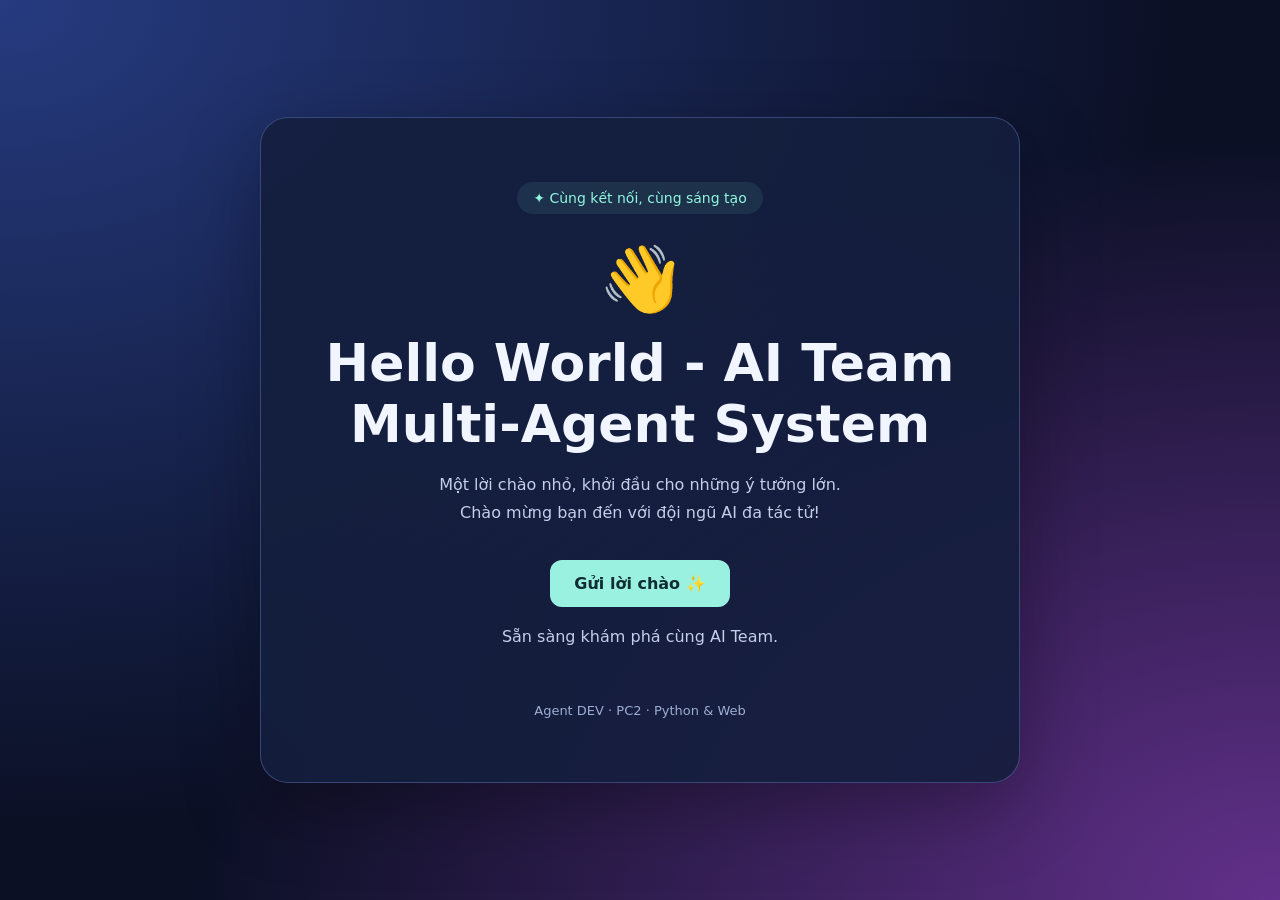
<file: deliverables/hello_world/index.html>
<!DOCTYPE html>
<html lang="vi">
<head>
  <meta charset="UTF-8">
  <meta name="viewport" content="width=device-width, initial-scale=1">
  <title>Hello World - AI Team Multi-Agent System</title>
  <style>
    * { box-sizing: border-box; }
    body {
      margin: 0; min-height: 100vh; display: grid; place-items: center;
      padding: 24px; font-family: system-ui, sans-serif; color: #f1f5ff;
      background: radial-gradient(ellipse at top left, #263b80, transparent 65%),
                  radial-gradient(ellipse at bottom right, #62308a, transparent 60%), #0b1025;
    }
    main {
      width: min(760px, 100%); padding: clamp(28px, 7vw, 64px);
      text-align: center; background: #151e3ee6; border: 1px solid #8299e655;
      border-radius: 28px; box-shadow: 0 24px 80px #0005;
      animation: arrive 800ms ease-out;
    }
    .badge { display: inline-block; padding: 8px 16px; border-radius: 99px;
      background: #74e3cc18; color: #91f6de; font-size: 14px; }
    .wave { font-size: 64px; margin: 28px 0 12px; animation: float 3s ease-in-out infinite; }
    h1 { font-size: clamp(30px, 6vw, 52px); line-height: 1.18; margin: 16px 0; overflow-wrap: anywhere; }
    p { color: #c3cee9; line-height: 1.7; }
    button { margin-top: 18px; padding: 14px 24px; border: 0; border-radius: 12px;
      background: #9bf1df; color: #102c34; font: inherit; font-weight: 700; cursor: pointer;
      transition: transform 180ms, background 180ms; }
    button:hover { background: #c2fff1; transform: translateY(-2px); }
    button:focus-visible { outline: 3px solid white; outline-offset: 5px; }
    #message { min-height: 3.4em; margin-bottom: 0; }
    footer { margin-top: 26px; color: #9caed3; font-size: 13px; }
    @keyframes arrive { from { opacity: 0; transform: translateY(18px); } to { opacity: 1; transform: translateY(0); } }
    @keyframes float { 50% { transform: translateY(-8px) rotate(8deg); } }
    @media (prefers-reduced-motion: reduce) { *, *::before, *::after { animation: none !important; transition: none !important; } }
  </style>
</head>
<body>
  <main>
    <span class="badge">✦ Cùng kết nối, cùng sáng tạo</span>
    <div class="wave" aria-hidden="true">👋</div>
    <h1>Hello World - AI Team Multi-Agent System</h1>
    <p>Một lời chào nhỏ, khởi đầu cho những ý tưởng lớn.<br>Chào mừng bạn đến với đội ngũ AI đa tác tử!</p>
    <button id="greet" type="button">Gửi lời chào ✨</button>
    <p id="message" role="status" aria-live="polite">Sẵn sàng khám phá cùng AI Team.</p>
    <footer>Agent DEV · PC2 · Python &amp; Web</footer>
  </main>
  <script>
    document.getElementById('greet').addEventListener('click', function () {
      document.getElementById('message').textContent = 'Xin chào bạn! AI Team chúc bạn một ngày đầy cảm hứng! 🎉';
    });
  </script>
</body>
</html>
</file>
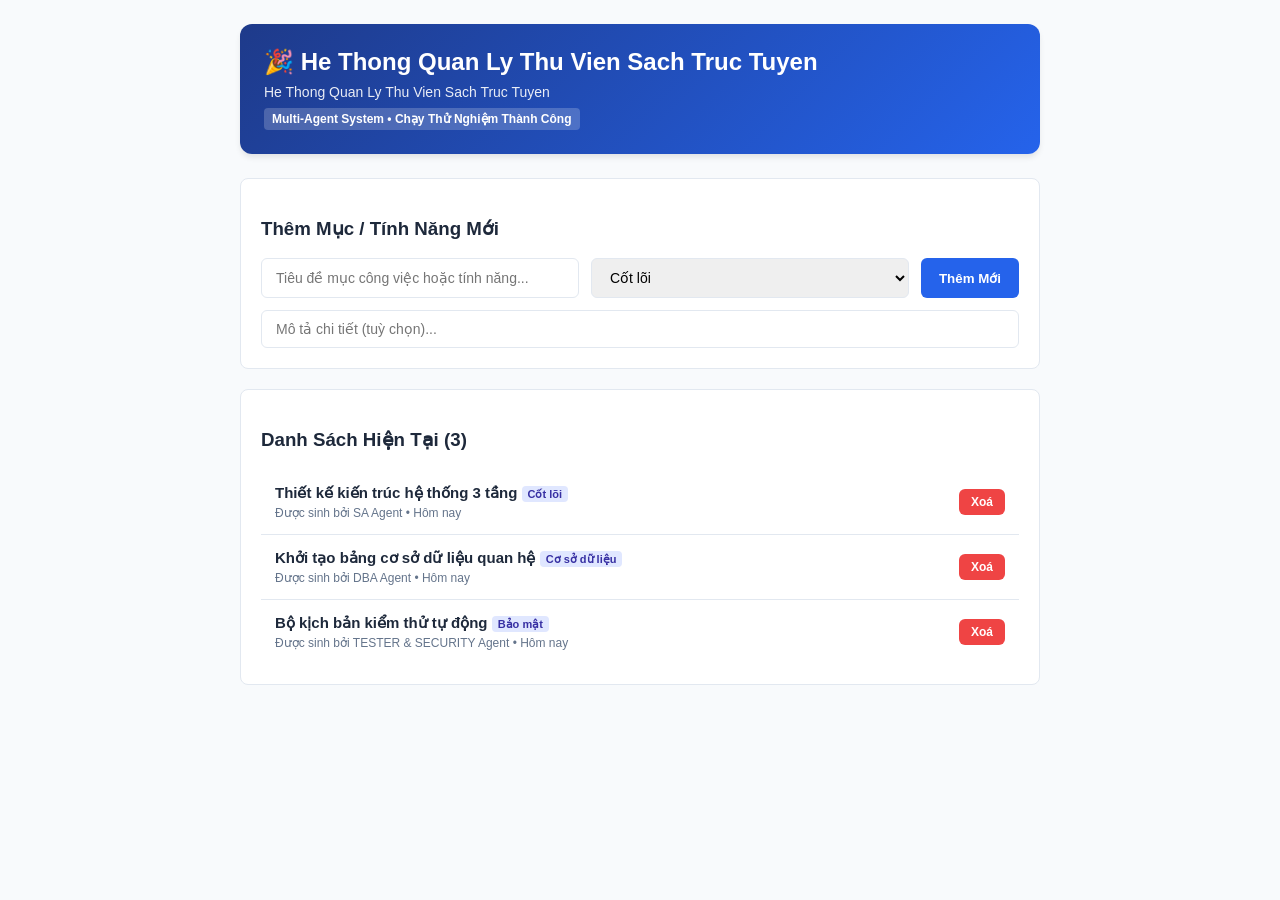
<file: deliverables/he_thong_quan_ly_thu_vien/src/index.html>
<!DOCTYPE html>
<html lang="vi">
<head>
    <meta charset="UTF-8">
    <meta name="viewport" content="width=device-width, initial-scale=1.0">
    <title>He Thong Quan Ly Thu Vien Sach Truc Tuyen - Demo Ứng Dụng Chạy Được</title>
    <style>
        :root {
            --primary: #2563eb;
            --primary-hover: #1d4ed8;
            --bg: #f8fafc;
            --card-bg: #ffffff;
            --text: #1e293b;
            --border: #e2e8f0;
            --success: #10b981;
        }
        body {
            font-family: -apple-system, BlinkMacSystemFont, "Segoe UI", Roboto, sans-serif;
            background-color: var(--bg);
            color: var(--text);
            margin: 0;
            padding: 24px;
            display: flex;
            flex-direction: column;
            align-items: center;
        }
        .container {
            max-width: 800px;
            width: 100%;
        }
        .header {
            background: linear-gradient(135deg, #1e3a8a, #2563eb);
            color: white;
            padding: 24px;
            border-radius: 12px;
            box-shadow: 0 4px 6px -1px rgba(0,0,0,0.1);
            margin-bottom: 24px;
        }
        .header h1 { margin: 0 0 8px 0; font-size: 24px; }
        .header p { margin: 0; opacity: 0.9; font-size: 14px; }
        .badge {
            background: rgba(255,255,255,0.2);
            padding: 4px 8px;
            border-radius: 4px;
            font-size: 12px;
            font-weight: bold;
            display: inline-block;
            margin-top: 8px;
        }
        .card {
            background: var(--card-bg);
            padding: 20px;
            border-radius: 8px;
            border: 1px solid var(--border);
            margin-bottom: 20px;
        }
        .form-row {
            display: flex;
            gap: 12px;
            margin-bottom: 12px;
        }
        input, select, textarea {
            padding: 10px 14px;
            border: 1px solid var(--border);
            border-radius: 6px;
            font-size: 14px;
            flex: 1;
        }
        button {
            background: var(--primary);
            color: white;
            border: none;
            padding: 10px 18px;
            border-radius: 6px;
            cursor: pointer;
            font-weight: bold;
            transition: 0.2s;
        }
        button:hover { background: var(--primary-hover); }
        .item-list {
            list-style: none;
            padding: 0;
            margin: 0;
        }
        .item {
            display: flex;
            justify-content: space-between;
            align-items: center;
            padding: 14px;
            border-bottom: 1px solid var(--border);
        }
        .item:last-child { border-bottom: none; }
        .item-title { font-weight: 600; font-size: 15px; margin-bottom: 4px; }
        .item-meta { font-size: 12px; color: #64748b; }
        .btn-delete {
            background: #ef4444;
            padding: 6px 12px;
            font-size: 12px;
        }
        .btn-delete:hover { background: #dc2626; }
    </style>
</head>
<body>
    <div class="container">
        <div class="header">
            <h1>🎉 He Thong Quan Ly Thu Vien Sach Truc Tuyen</h1>
            <p>He Thong Quan Ly Thu Vien Sach Truc Tuyen</p>
            <div class="badge">Multi-Agent System • Chạy Thử Nghiệm Thành Công</div>
        </div>

        <div class="card">
            <h3>Thêm Mục / Tính Năng Mới</h3>
            <div class="form-row">
                <input type="text" id="title" placeholder="Tiêu đề mục công việc hoặc tính năng..." />
                <select id="category">
                    <option value="Cốt lõi">Cốt lõi</option>
                    <option value="Giao diện">Giao diện</option>
                    <option value="Cơ sở dữ liệu">Cơ sở dữ liệu</option>
                    <option value="Bảo mật">Bảo mật</option>
                </select>
                <button onclick="addItem()">Thêm Mới</button>
            </div>
            <input type="text" id="description" placeholder="Mô tả chi tiết (tuỳ chọn)..." style="width: 100%; box-sizing: border-box;" />
        </div>

        <div class="card">
            <h3>Danh Sách Hiện Tại (<span id="count">0</span>)</h3>
            <ul id="items" class="item-list">
                <!-- Data loaded dynamically -->
            </ul>
        </div>
    </div>

    <script>
        const LOCAL_STORAGE_KEY = "he_thong_quan_ly_thu_vien_sach_truc_tuyen_demo_items";
        let defaultItems = [
            { id: "1", title: "Thiết kế kiến trúc hệ thống 3 tầng", category: "Cốt lõi", description: "Được sinh bởi SA Agent", created_at: "Hôm nay" },
            { id: "2", title: "Khởi tạo bảng cơ sở dữ liệu quan hệ", category: "Cơ sở dữ liệu", description: "Được sinh bởi DBA Agent", created_at: "Hôm nay" },
            { id: "3", title: "Bộ kịch bản kiểm thử tự động", category: "Bảo mật", description: "Được sinh bởi TESTER & SECURITY Agent", created_at: "Hôm nay" }
        ];

        function getItems() {
            const stored = localStorage.getItem(LOCAL_STORAGE_KEY);
            return stored ? JSON.parse(stored) : defaultItems;
        }

        function saveItems(items) {
            localStorage.setItem(LOCAL_STORAGE_KEY, JSON.stringify(items));
            render();
        }

        function render() {
            const items = getItems();
            document.getElementById("count").innerText = items.length;
            const ul = document.getElementById("items");
            ul.innerHTML = "";
            items.forEach(item => {
                const li = document.createElement("li");
                li.className = "item";
                li.innerHTML = `
                    <div>
                        <div class="item-title">${item.title} <span style="font-size: 11px; background: #e0e7ff; color: #3730a3; padding: 2px 6px; border-radius: 4px;">${item.category}</span></div>
                        <div class="item-meta">${item.description || "Không có mô tả"} • ${item.created_at}</div>
                    </div>
                    <button class="btn-delete" onclick="deleteItem('${item.id}')">Xoá</button>
                `;
                ul.appendChild(li);
            });
        }

        function addItem() {
            const titleInput = document.getElementById("title");
            const catInput = document.getElementById("category");
            const descInput = document.getElementById("description");

            if (!titleInput.value.trim()) return alert("Vui lòng nhập tiêu đề!");

            const items = getItems();
            items.unshift({
                id: Date.now().toString(),
                title: titleInput.value.trim(),
                category: catInput.value,
                description: descInput.value.trim(),
                created_at: new Date().toLocaleTimeString()
            });
            saveItems(items);

            titleInput.value = "";
            descInput.value = "";
        }

        function deleteItem(id) {
            let items = getItems().filter(i => i.id !== id);
            saveItems(items);
        }

        render();
    </script>
</body>
</html>
</file>
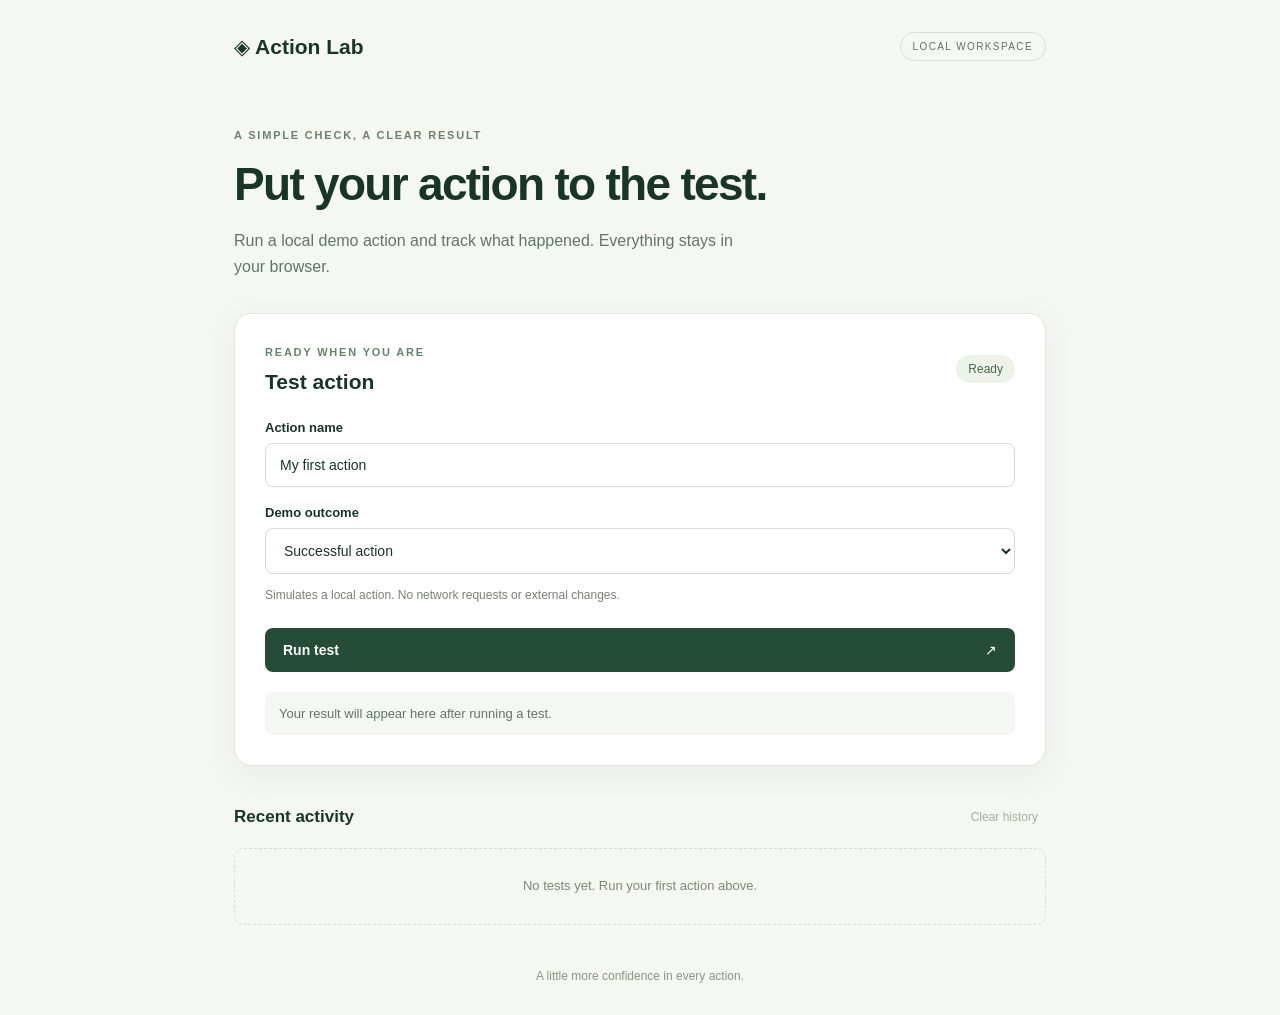
<file: deliverables/todo_app/src/index.html>
<!doctype html>
<html lang="en">
<head>
  <meta charset="utf-8">
  <meta name="viewport" content="width=device-width, initial-scale=1">
  <title>Action Lab</title>
  <link rel="stylesheet" href="styles.css">
  <script src="app.js" defer></script>
</head>
<body>
  <main>
    <header><a class="brand" href="./index.html">◈ Action Lab</a><span class="badge">LOCAL WORKSPACE</span></header>
    <section class="intro"><p class="eyebrow">A SIMPLE CHECK, A CLEAR RESULT</p><h1>Put your action to the test.</h1><p>Run a local demo action and track what happened. Everything stays in your browser.</p></section>
    <section class="panel" aria-labelledby="action-heading">
      <div class="panel-heading"><div><p class="eyebrow">READY WHEN YOU ARE</p><h2 id="action-heading">Test action</h2></div><span id="status" class="status">Ready</span></div>
      <form id="action-form">
        <label for="action-name">Action name</label><input id="action-name" name="name" maxlength="80" value="My first action" required autocomplete="off">
        <label for="outcome">Demo outcome</label><select id="outcome" name="outcome"><option value="success">Successful action</option><option value="failure">Failed action</option></select>
        <p class="hint">Simulates a local action. No network requests or external changes.</p>
        <button id="run" type="submit">Run test <span aria-hidden="true">↗</span></button>
      </form>
      <div id="result" class="result" role="status" aria-live="polite">Your result will appear here after running a test.</div>
    </section>
    <section class="history" aria-labelledby="history-heading"><div class="history-heading"><h2 id="history-heading">Recent activity</h2><button id="clear" class="text-button" type="button" disabled>Clear history</button></div><p id="storage-note" class="hint" hidden>Browser storage is unavailable. History is kept for this session only.</p><ul id="history-list"></ul><p id="empty" class="empty">No tests yet. Run your first action above.</p></section>
    <footer>A little more confidence in every action.</footer>
  </main>
</body>
</html>
</file>
<file: deliverables/todo_app/src/styles.css>
:root{font-family:Inter,Segoe UI,Arial,sans-serif;color:#193429;background:#f5f7f3;font-synthesis:none}*{box-sizing:border-box}body{margin:0}main{max-width:860px;margin:auto;padding:32px 24px}header,.panel-heading,.history-heading{display:flex;align-items:center;justify-content:space-between;gap:16px}.brand{font-size:21px;font-weight:750;color:inherit;text-decoration:none}.badge{font-size:10px;letter-spacing:1.4px;color:#607466;border:1px solid #d8e0d5;border-radius:30px;padding:8px 12px}.intro{margin:66px 0 34px}.eyebrow{font-size:11px;font-weight:700;letter-spacing:1.8px;color:#6b806d}h1{font-size:clamp(32px,5vw,46px);letter-spacing:-1.7px;line-height:1.12;margin:14px 0 18px}p{line-height:1.6}.intro>p:last-child{max-width:520px;color:#64736a}h2{font-size:21px;margin:0}.panel{background:white;border:1px solid #dfe6dc;border-radius:18px;padding:30px;box-shadow:0 8px 35px #243f2910}.panel-heading{margin-bottom:26px}.panel-heading .eyebrow{margin:0 0 8px}.status{border-radius:20px;background:#edf3ea;padding:7px 12px;font-size:12px;color:#4d674b}label{display:block;font-size:13px;font-weight:650;margin:18px 0 8px}input,select{width:100%;padding:13px 14px;border:1px solid #d4ddd3;border-radius:8px;background:#fff;color:#193429;font:inherit;font-size:14px}input:focus,select:focus{outline:2px solid #91ad78;outline-offset:2px}.hint{font-size:12px;color:#778175}button{cursor:pointer;font:inherit}#run{display:flex;justify-content:space-between;width:100%;padding:14px 18px;margin-top:23px;border:0;border-radius:8px;background:#254c38;color:white;font-size:14px;font-weight:650}button:disabled{cursor:default;opacity:.55}button:focus-visible,a:focus-visible{outline:3px solid #9cb17a;outline-offset:4px}.result{margin-top:20px;padding:14px;background:#f5f7f3;border-radius:8px;font-size:13px;color:#64736a;overflow-wrap:anywhere}.result.success{background:#edf6e9;color:#315b2b}.result.failure{background:#fff0ec;color:#a44530}.history{margin-top:36px}.history h2{font-size:17px}.text-button{border:0;background:none;font-size:12px;color:#657660;padding:8px}.empty{text-align:center;border:1px dashed #d5ded1;border-radius:10px;padding:27px 12px;color:#7c8878;font-size:13px}ul{padding:0;list-style:none}li{display:flex;justify-content:space-between;align-items:center;gap:15px;padding:15px 0;border-bottom:1px solid #dde5d9}li strong{font-size:14px;display:block;overflow-wrap:anywhere}li small{font-size:11px;color:#7b8777}li .status{flex-shrink:0}.failed{background:#fff0ec;color:#a44530}footer{margin-top:44px;text-align:center;font-size:12px;color:#8a9584}@media(max-width:480px){main{padding:24px 18px}.badge{font-size:8px;padding:7px}.intro{margin-top:45px}.panel{padding:22px}h1{letter-spacing:-1px}}
</file>
